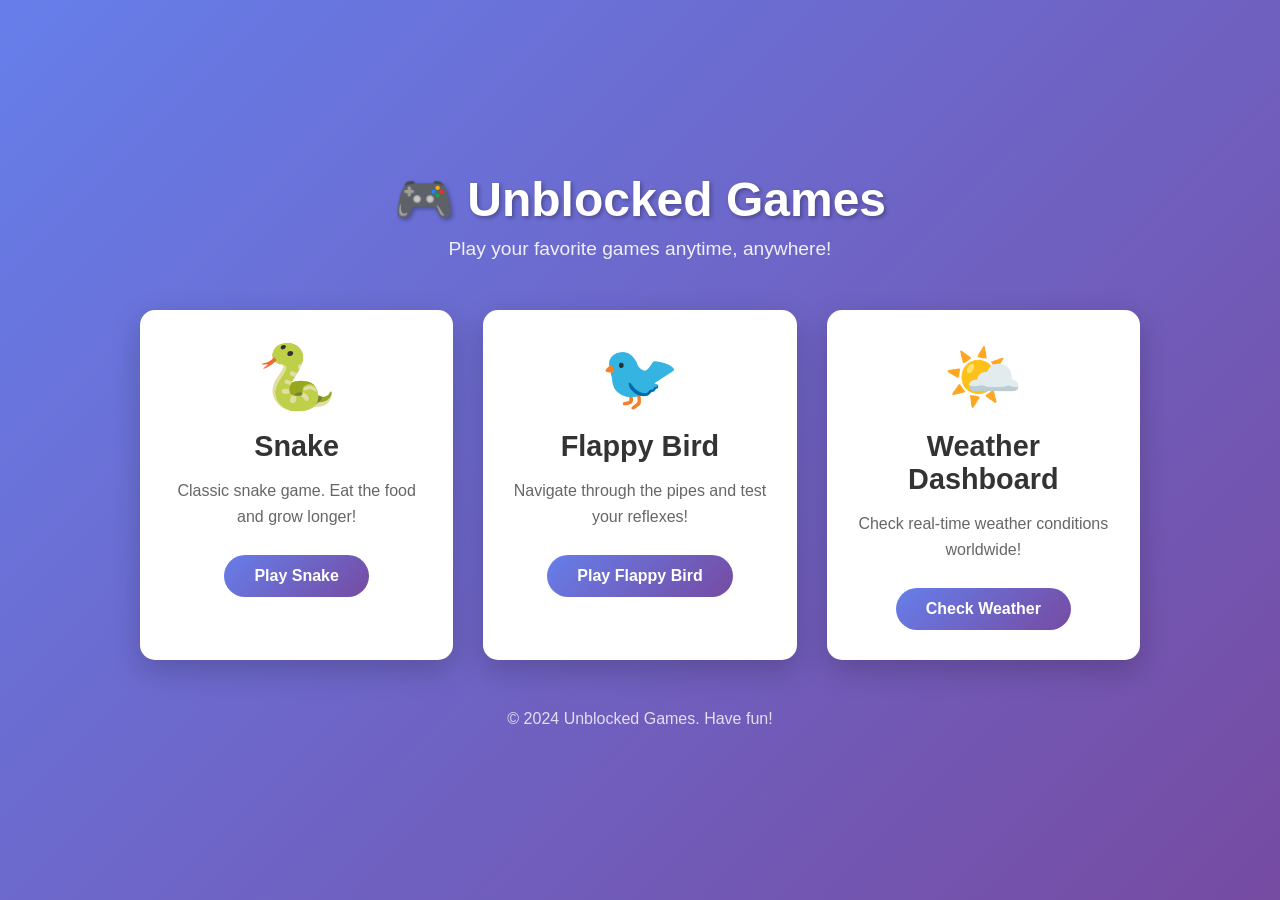
<file: index.html>
<!DOCTYPE html>
<html lang="en">
<head>
    <meta charset="UTF-8">
    <meta name="viewport" content="width=device-width, initial-scale=1.0">
    <title>Unblocked Games</title>
    <link rel="stylesheet" href="styles.css">
</head>
<body>
    <div class="container">
        <header>
            <h1>🎮 Unblocked Games</h1>
            <p>Play your favorite games anytime, anywhere!</p>
        </header>

        <div class="games-grid">
            <div class="game-card">
                <div class="game-icon">🐍</div>
                <h2>Snake</h2>
                <p>Classic snake game. Eat the food and grow longer!</p>
                <a href="snake.html" class="btn">Play Snake</a>
            </div>

            <div class="game-card">
                <div class="game-icon">🐦</div>
                <h2>Flappy Bird</h2>
                <p>Navigate through the pipes and test your reflexes!</p>
                <a href="flappy.html" class="btn">Play Flappy Bird</a>
            </div>

            <div class="game-card">
                <div class="game-icon">🌤️</div>
                <h2>Weather Dashboard</h2>
                <p>Check real-time weather conditions worldwide!</p>
                <a href="weather.html" class="btn">Check Weather</a>
            </div>
        </div>

        <footer>
            <p>&copy; 2024 Unblocked Games. Have fun!</p>
        </footer>
    </div>
</body>
</html>
</file>
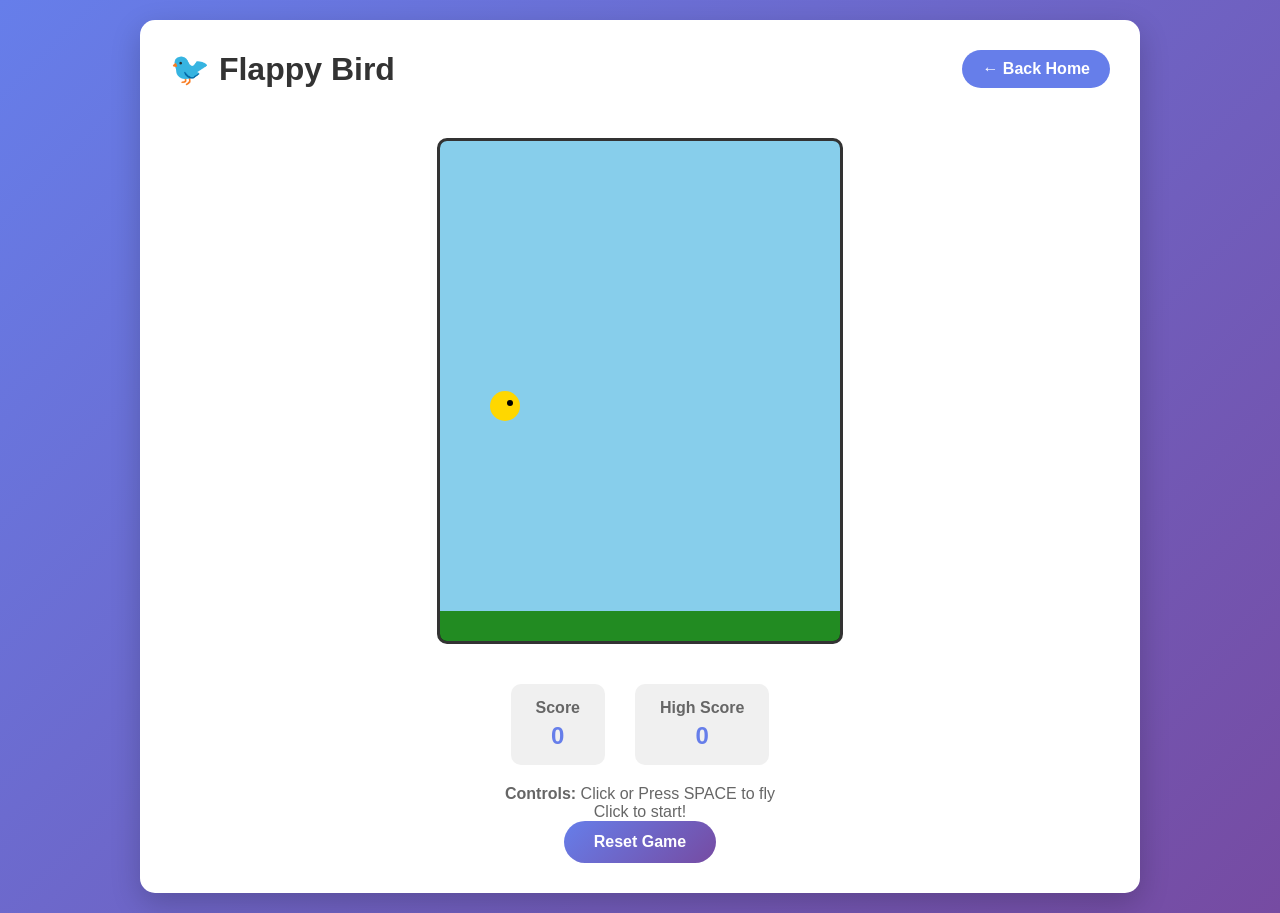
<file: flappy.html>
<!DOCTYPE html>
<html lang="en">
<head>
    <meta charset="UTF-8">
    <meta name="viewport" content="width=device-width, initial-scale=1.0">
    <title>Flappy Bird Game</title>
    <link rel="stylesheet" href="styles.css">
</head>
<body>
    <div class="container">
        <div class="game-container">
            <div class="game-header">
                <h1>🐦 Flappy Bird</h1>
                <a href="index.html">← Back Home</a>
            </div>

            <div class="game-content">
                <canvas id="gameCanvas" width="400" height="500"></canvas>

                <div class="game-info">
                    <div class="info-box">
                        <label>Score</label>
                        <span id="score">0</span>
                    </div>
                    <div class="info-box">
                        <label>High Score</label>
                        <span id="highScore">0</span>
                    </div>
                </div>

                <div class="controls">
                    <p><strong>Controls:</strong> Click or Press SPACE to fly</p>
                    <p id="gameStatus">Click to start!</p>
                    <button class="btn" onclick="resetGame()">Reset Game</button>
                </div>
            </div>
        </div>
    </div>

    <script src="flappy.js"></script>
</body>
</html>
</file>
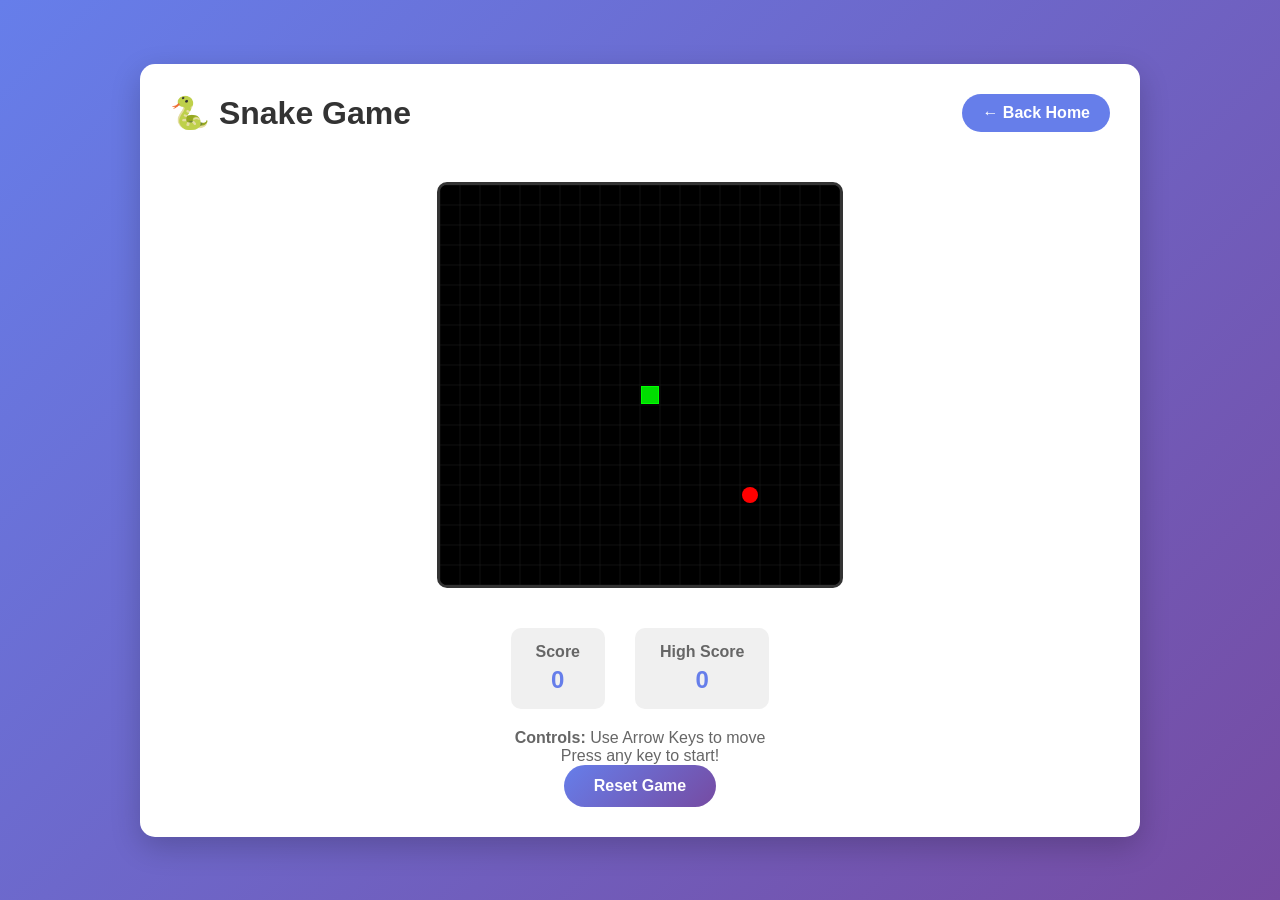
<file: snake.html>
<!DOCTYPE html>
<html lang="en">
<head>
    <meta charset="UTF-8">
    <meta name="viewport" content="width=device-width, initial-scale=1.0">
    <title>Snake Game</title>
    <link rel="stylesheet" href="styles.css">
</head>
<body>
    <div class="container">
        <div class="game-container">
            <div class="game-header">
                <h1>🐍 Snake Game</h1>
                <a href="index.html">← Back Home</a>
            </div>

            <div class="game-content">
                <canvas id="gameCanvas" width="400" height="400"></canvas>

                <div class="game-info">
                    <div class="info-box">
                        <label>Score</label>
                        <span id="score">0</span>
                    </div>
                    <div class="info-box">
                        <label>High Score</label>
                        <span id="highScore">0</span>
                    </div>
                </div>

                <div class="controls">
                    <p><strong>Controls:</strong> Use Arrow Keys to move</p>
                    <p id="gameStatus">Press any key to start!</p>
                    <button class="btn" onclick="resetGame()">Reset Game</button>
                </div>
            </div>
        </div>
    </div>

    <script src="snake.js"></script>
</body>
</html>
</file>
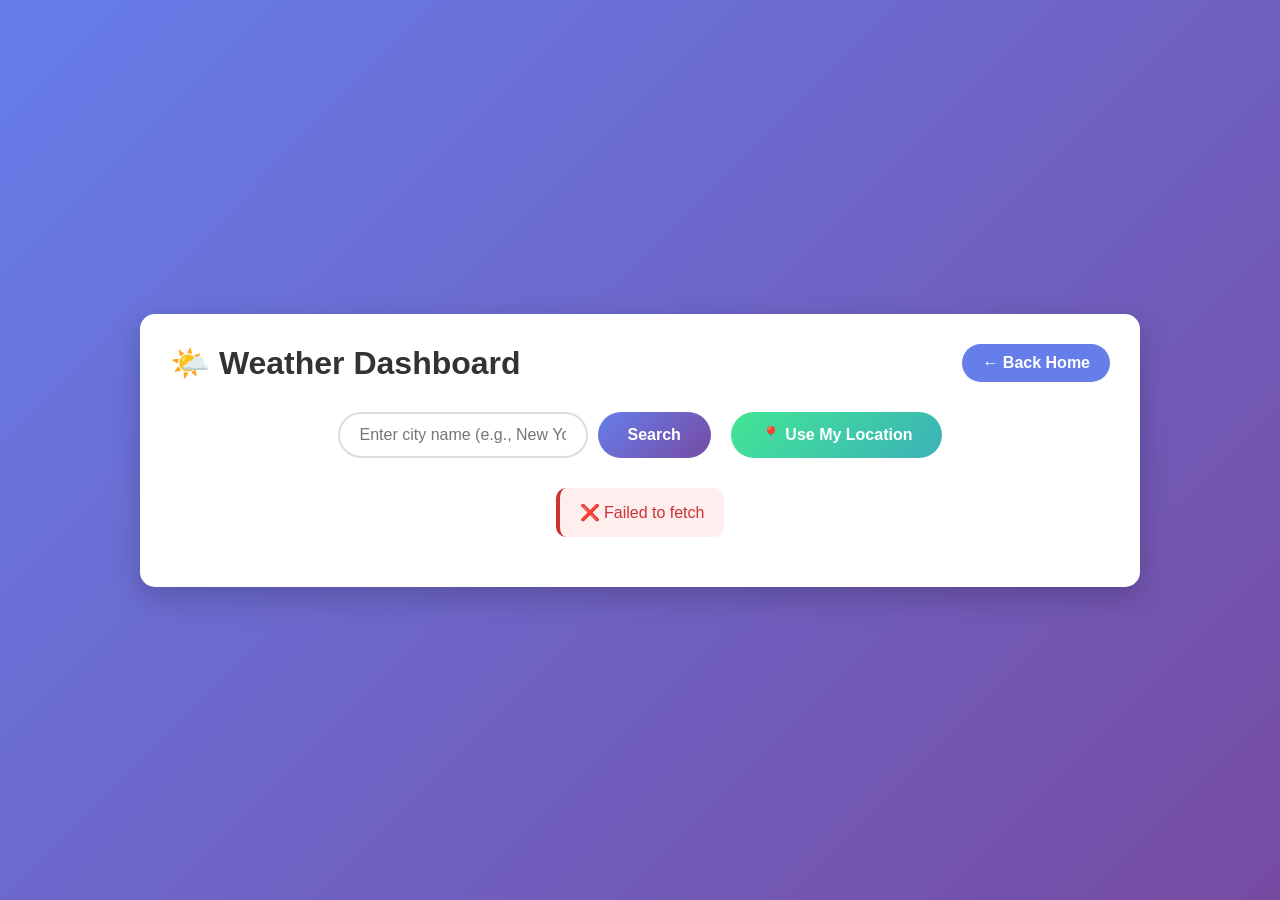
<file: weather.html>
<!DOCTYPE html>
<html lang="en">
<head>
    <meta charset="UTF-8">
    <meta name="viewport" content="width=device-width, initial-scale=1.0">
    <title>Weather Dashboard</title>
    <link rel="stylesheet" href="styles.css">
</head>
<body>
    <div class="container">
        <div class="game-container">
            <div class="game-header">
                <h1>🌤️ Weather Dashboard</h1>
                <a href="index.html">← Back Home</a>
            </div>

            <div class="weather-content">
                <div class="search-section">
                    <input 
                        type="text" 
                        id="locationInput" 
                        placeholder="Enter city name (e.g., New York, London, Tokyo)"
                        class="search-input"
                    >
                    <button onclick="searchWeather()" class="btn">Search</button>
                    <button onclick="getLocationWeather()" class="btn btn-secondary">📍 Use My Location</button>
                </div>

                <div id="loadingSpinner" class="loading" style="display: none;">
                    <div class="spinner"></div>
                    <p>Fetching weather data...</p>
                </div>

                <div id="errorMessage" class="error-message" style="display: none;"></div>

                <div id="weatherContainer" class="weather-container" style="display: none;">
                    <div class="current-weather">
                        <div class="location-header">
                            <h2 id="locationName"></h2>
                            <p id="coordinates"></p>
                        </div>

                        <div class="weather-main">
                            <div class="weather-icon" id="weatherIcon">🌤️</div>
                            <div class="temperature-section">
                                <div class="temperature" id="temperature"></div>
                                <div class="weather-description" id="weatherDescription"></div>
                            </div>
                        </div>

                        <div class="weather-details">
                            <div class="detail-box">
                                <label>Feels Like</label>
                                <span id="feelsLike"></span>
                            </div>
                            <div class="detail-box">
                                <label>Humidity</label>
                                <span id="humidity"></span>
                            </div>
                            <div class="detail-box">
                                <label>Wind Speed</label>
                                <span id="windSpeed"></span>
                            </div>
                            <div class="detail-box">
                                <label>Pressure</label>
                                <span id="pressure"></span>
                            </div>
                            <div class="detail-box">
                                <label>UV Index</label>
                                <span id="uvIndex"></span>
                            </div>
                            <div class="detail-box">
                                <label>Visibility</label>
                                <span id="visibility"></span>
                            </div>
                        </div>
                    </div>

                    <div class="forecast-section">
                        <h3>7-Day Forecast</h3>
                        <div class="forecast-grid" id="forecastGrid"></div>
                    </div>
                </div>
            </div>
        </div>
    </div>

    <script src="weather.js"></script>
</body>
</html>
</file>
<file: styles.css>
* {
    margin: 0;
    padding: 0;
    box-sizing: border-box;
}

body {
    font-family: 'Arial', sans-serif;
    background: linear-gradient(135deg, #667eea 0%, #764ba2 100%);
    min-height: 100vh;
    display: flex;
    justify-content: center;
    align-items: center;
    padding: 20px;
}

.container {
    width: 100%;
    max-width: 1000px;
}

header {
    text-align: center;
    color: white;
    margin-bottom: 50px;
}

header h1 {
    font-size: 3em;
    margin-bottom: 10px;
    text-shadow: 2px 2px 4px rgba(0, 0, 0, 0.3);
}

header p {
    font-size: 1.2em;
    opacity: 0.9;
}

.games-grid {
    display: grid;
    grid-template-columns: repeat(auto-fit, minmax(300px, 1fr));
    gap: 30px;
    margin-bottom: 50px;
}

.game-card {
    background: white;
    border-radius: 15px;
    padding: 30px;
    text-align: center;
    box-shadow: 0 10px 30px rgba(0, 0, 0, 0.2);
    transition: transform 0.3s ease, box-shadow 0.3s ease;
}

.game-card:hover {
    transform: translateY(-10px);
    box-shadow: 0 15px 40px rgba(0, 0, 0, 0.3);
}

.game-icon {
    font-size: 4em;
    margin-bottom: 15px;
}

.game-card h2 {
    color: #333;
    margin-bottom: 15px;
    font-size: 1.8em;
}

.game-card p {
    color: #666;
    margin-bottom: 25px;
    line-height: 1.6;
}

.btn {
    display: inline-block;
    background: linear-gradient(135deg, #667eea 0%, #764ba2 100%);
    color: white;
    padding: 12px 30px;
    border-radius: 25px;
    text-decoration: none;
    font-weight: bold;
    transition: transform 0.2s ease;
    border: none;
    cursor: pointer;
    font-size: 1em;
}

.btn:hover {
    transform: scale(1.05);
}

.btn-secondary {
    background: linear-gradient(135deg, #42e695 0%, #3bb2b8 100%);
    margin-left: 10px;
}

footer {
    text-align: center;
    color: white;
    opacity: 0.8;
}

/* Game Page Styles */
.game-container {
    background: white;
    border-radius: 15px;
    padding: 30px;
    box-shadow: 0 10px 30px rgba(0, 0, 0, 0.2);
}

.game-header {
    display: flex;
    justify-content: space-between;
    align-items: center;
    margin-bottom: 30px;
    flex-wrap: wrap;
}

.game-header h1 {
    color: #333;
    font-size: 2em;
}

.game-header a {
    background: #667eea;
    color: white;
    padding: 10px 20px;
    border-radius: 25px;
    text-decoration: none;
    font-weight: bold;
    transition: background 0.3s ease;
}

.game-header a:hover {
    background: #764ba2;
}

.game-content {
    display: flex;
    justify-content: center;
    align-items: center;
    flex-direction: column;
}

canvas {
    border: 3px solid #333;
    background: #000;
    margin: 20px 0;
    border-radius: 10px;
}

.game-info {
    display: flex;
    gap: 30px;
    justify-content: center;
    margin-top: 20px;
    flex-wrap: wrap;
}

.info-box {
    background: #f0f0f0;
    padding: 15px 25px;
    border-radius: 10px;
    text-align: center;
}

.info-box label {
    display: block;
    color: #666;
    font-weight: bold;
    margin-bottom: 5px;
}

.info-box span {
    font-size: 1.5em;
    color: #667eea;
    font-weight: bold;
}

.controls {
    margin-top: 20px;
    text-align: center;
    color: #666;
}

/* Weather Dashboard Styles */
.weather-content {
    display: flex;
    justify-content: center;
    align-items: center;
    flex-direction: column;
}

.search-section {
    display: flex;
    gap: 10px;
    margin-bottom: 30px;
    flex-wrap: wrap;
    justify-content: center;
}

.search-input {
    flex: 1;
    min-width: 250px;
    padding: 12px 20px;
    border: 2px solid #ddd;
    border-radius: 25px;
    font-size: 1em;
    transition: border-color 0.3s ease;
}

.search-input:focus {
    outline: none;
    border-color: #667eea;
}

.loading {
    display: flex;
    flex-direction: column;
    align-items: center;
    justify-content: center;
    padding: 40px;
}

.spinner {
    width: 50px;
    height: 50px;
    border: 4px solid #f0f0f0;
    border-top: 4px solid #667eea;
    border-radius: 50%;
    animation: spin 1s linear infinite;
}

@keyframes spin {
    0% { transform: rotate(0deg); }
    100% { transform: rotate(360deg); }
}

.loading p {
    margin-top: 15px;
    color: #666;
    font-weight: bold;
}

.error-message {
    background: #fee;
    color: #c33;
    padding: 15px 20px;
    border-radius: 10px;
    margin-bottom: 20px;
    border-left: 4px solid #c33;
}

.weather-container {
    width: 100%;
}

.current-weather {
    background: linear-gradient(135deg, #667eea 0%, #764ba2 100%);
    color: white;
    padding: 30px;
    border-radius: 15px;
    margin-bottom: 30px;
}

.location-header {
    margin-bottom: 20px;
}

.location-header h2 {
    font-size: 1.8em;
    margin-bottom: 5px;
}

.location-header p {
    opacity: 0.9;
    font-size: 0.9em;
}

.weather-main {
    display: flex;
    align-items: center;
    gap: 20px;
    margin-bottom: 30px;
}

.weather-icon {
    font-size: 4em;
}

.temperature-section {
    flex: 1;
}

.temperature {
    font-size: 3.5em;
    font-weight: bold;
}

.weather-description {
    font-size: 1.2em;
    opacity: 0.9;
}

.weather-details {
    display: grid;
    grid-template-columns: repeat(auto-fit, minmax(150px, 1fr));
    gap: 15px;
}

.detail-box {
    background: rgba(255, 255, 255, 0.1);
    padding: 15px;
    border-radius: 10px;
    text-align: center;
}

.detail-box label {
    display: block;
    opacity: 0.8;
    margin-bottom: 8px;
}

.detail-box span {
    display: block;
    font-size: 1.3em;
    font-weight: bold;
}

.forecast-section {
    margin-top: 30px;
}

.forecast-section h3 {
    color: #333;
    margin-bottom: 20px;
    font-size: 1.5em;
}

.forecast-grid {
    display: grid;
    grid-template-columns: repeat(auto-fit, minmax(120px, 1fr));
    gap: 15px;
}

.forecast-card {
    background: white;
    border: 2px solid #e0e0e0;
    border-radius: 10px;
    padding: 15px;
    text-align: center;
    transition: transform 0.2s ease, box-shadow 0.2s ease;
}

.forecast-card:hover {
    transform: translateY(-5px);
    box-shadow: 0 8px 20px rgba(0, 0, 0, 0.1);
}

.forecast-date {
    color: #667eea;
    font-weight: bold;
    margin-bottom: 10px;
    font-size: 0.9em;
}

.forecast-icon {
    font-size: 2.5em;
    margin: 10px 0;
}

.forecast-description {
    color: #666;
    font-size: 0.85em;
    margin-bottom: 10px;
    min-height: 30px;
    display: flex;
    align-items: center;
    justify-content: center;
}

.forecast-temps {
    display: flex;
    justify-content: center;
    gap: 10px;
    margin-bottom: 8px;
}

.forecast-temps .high {
    color: #e74c3c;
    font-weight: bold;
}

.forecast-temps .low {
    color: #3498db;
    font-weight: bold;
}

.forecast-precipitation {
    color: #3498db;
    font-size: 0.85em;
}

@media (max-width: 768px) {
    header h1 {
        font-size: 2em;
    }

    .games-grid {
        grid-template-columns: 1fr;
    }

    .game-header {
        flex-direction: column;
        gap: 15px;
    }

    .game-header a {
        width: 100%;
        text-align: center;
    }

    .search-section {
        flex-direction: column;
    }

    .search-input {
        min-width: 100%;
    }

    .btn-secondary {
        margin-left: 0;
        width: 100%;
    }

    .weather-main {
        flex-direction: column;
    }

    .temperature {
        font-size: 2.5em;
    }

    .forecast-grid {
        grid-template-columns: repeat(auto-fit, minmax(100px, 1fr));
    }
}
</file>
